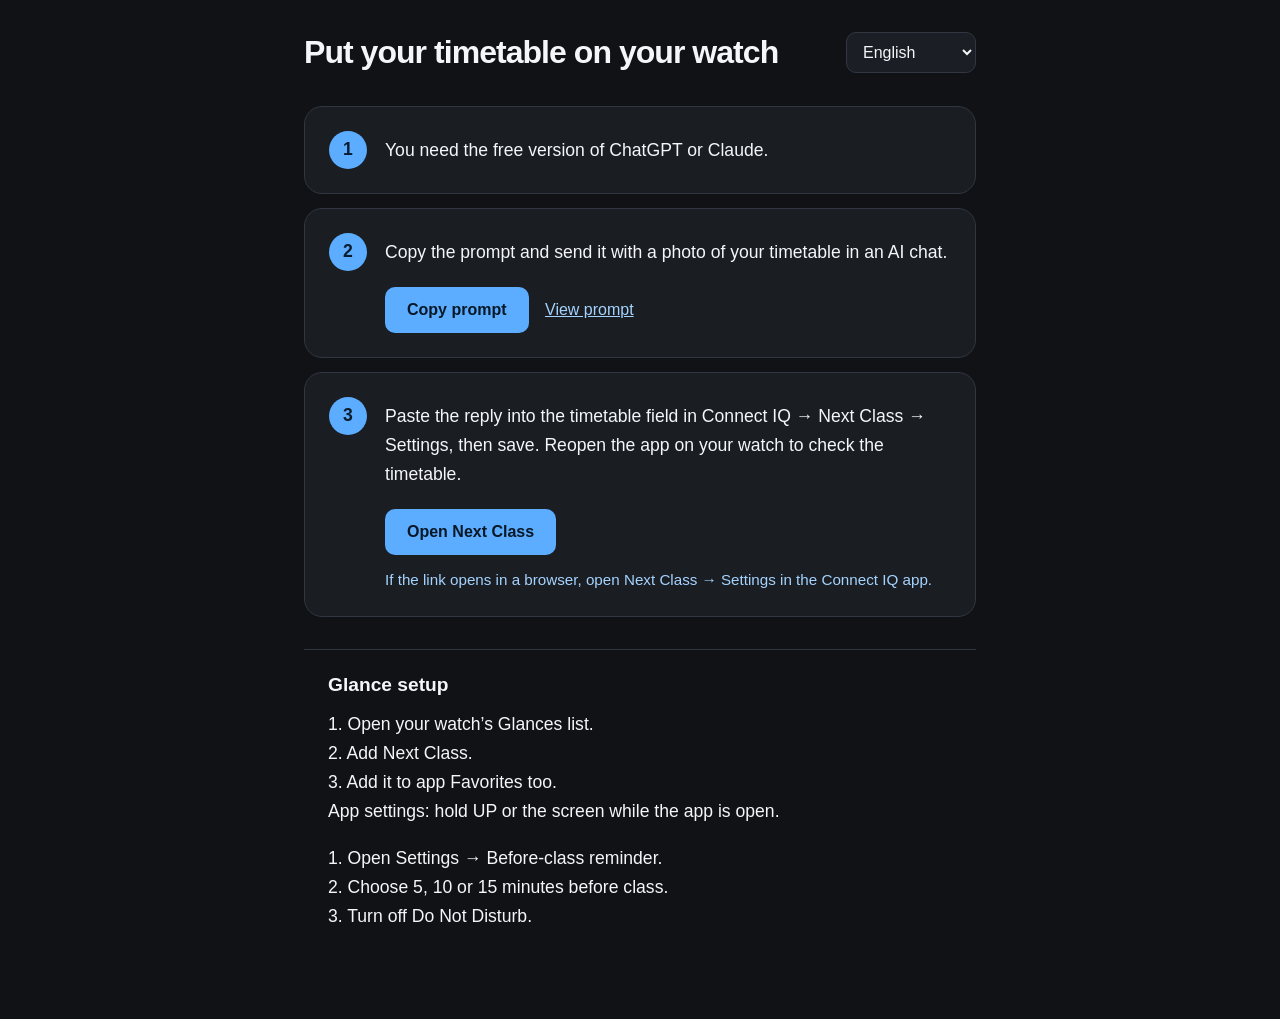
<file: docs/index.html>
<!doctype html>
<html lang="en">
<head>
  <meta charset="utf-8">
  <meta name="viewport" content="width=device-width,initial-scale=1">
  <meta name="theme-color" content="#101216">
  <title>Next Class</title>
  <link rel="stylesheet" href="style.css?v=1.4.1">
</head>
<body>
  <header>
    <h1 data-t="title">Put your timetable on your watch</h1>
    <select id="langSelect" aria-label="Language">
      <option value="ko">한국어</option>
      <option value="en" selected>English</option>
      <option value="zh">简体中文</option>
      <option value="ja">日本語</option>
      <option value="fr">Français</option>
      <option value="de">Deutsch</option>
      <option value="es">Español</option>
      <option value="it">Italiano</option>
      <option value="pl">Polski</option>
    </select>
  </header>

  <main>
    <section class="step">
      <span class="number" aria-hidden="true">1</span>
      <p data-t="step1">You need the free version of ChatGPT or Claude.</p>
    </section>
    <section class="step" id="prompt">
      <span class="number" aria-hidden="true">2</span>
      <div>
        <p data-t="step2">Copy the prompt and send it with a photo of your timetable in an AI chat.</p>
        <button id="copyPrompt" type="button" disabled data-t="copyPrompt">Copy prompt</button>
        <a id="promptLink" class="text-link" href="prompt-en.txt" data-t="viewPrompt">View prompt</a>
        <p id="status" class="status" role="status" aria-live="polite"></p>
        <textarea id="promptFallback" class="fallback" readonly hidden></textarea>
      </div>
    </section>
    <section class="step" id="input">
      <span class="number" aria-hidden="true">3</span>
      <div>
        <p data-t="step3">Paste the reply into the timetable field in Connect IQ → Next Class → Settings, then save. Reopen the app on your watch to check the timetable.</p>
        <a id="openInput" class="action-link" href="https://apps.garmin.com/apps/b2f3cdb0-20f3-409f-ab2b-ff912a7a72c5" data-t="openInput">Open Next Class</a>
        <p class="status" data-t="inputFallback">If the link opens in a browser, open Next Class → Settings in the Connect IQ app.</p>
      </div>
    </section>
    <section class="watch-help">
      <h2 data-t="watchTitle">Glance setup</h2>
      <p data-t="watchAccess">1. Open your watch’s Glances list.
2. Add Next Class.
3. Add it to app Favorites too.
App settings: hold UP or the screen while the app is open.</p>
      <p data-t="watchAlerts">1. Open Settings → Before-class reminder.
2. Choose 5, 10 or 15 minutes before class.
3. Turn off Do Not Disturb.</p>
    </section>
  </main>

  <script src="i18n.js?v=1.4.1"></script>
  <script src="app.js?v=1.4.1"></script>
</body>
</html>
</file>
<file: docs/style.css>
:root { color-scheme: dark; font-family: -apple-system, BlinkMacSystemFont, "Segoe UI", sans-serif; }
* { box-sizing: border-box; }
body { max-width: 720px; margin: 0 auto; padding: 32px 24px 64px; background: #101216; color: #f4f6f9; }
header { display: flex; align-items: center; justify-content: space-between; gap: 20px; margin-bottom: 32px; }
h1 { margin: 0; font-size: clamp(1.35rem, 4vw, 2rem); line-height: 1.3; letter-spacing: -.03em; }
select { flex: none; max-width: 130px; padding: 10px 32px 10px 12px; border: 1px solid #303743; border-radius: 10px; background: #1b1e24; color: inherit; font: inherit; }
main { display: grid; gap: 14px; }
.step { display: grid; grid-template-columns: 38px minmax(0, 1fr); align-items: start; gap: 18px; padding: 24px; border: 1px solid #303743; border-radius: 18px; background: #1a1d22; }
.number { display: grid; place-items: center; width: 38px; height: 38px; border-radius: 50%; background: #5cacff; color: #0a1d30; font-size: 1.1rem; font-weight: 800; }
p { margin: 5px 0 0; font-size: 1.1rem; line-height: 1.65; word-break: keep-all; }
button { margin-top: 20px; padding: 14px 22px; border: 0; border-radius: 10px; background: #5cacff; color: #071827; font: inherit; font-weight: 750; cursor: pointer; }
button:hover:not(:disabled) { background: #88c2ff; }
.action-link { display: inline-block; margin-top: 20px; padding: 14px 22px; border-radius: 10px; background: #5cacff; color: #071827; font-weight: 750; text-decoration: none; text-align: center; }
.action-link:hover { background: #88c2ff; }
.text-link { display: inline-block; margin: 16px 0 0 12px; color: #a5d3ff; }
a:focus-visible { outline: 3px solid #a5d3ff; outline-offset: 3px; }
button:disabled { opacity: .55; cursor: wait; }
button:focus-visible, select:focus-visible, textarea:focus-visible { outline: 3px solid #a5d3ff; outline-offset: 3px; }
.status:empty { display: none; }
.status { margin-top: 12px; color: #a5d3ff; font-size: .95rem; }
.fallback { display: block; width: 100%; min-height: 130px; margin-top: 12px; padding: 12px; border: 1px solid #627287; border-radius: 8px; background: #101216; color: inherit; font: .85rem/1.5 ui-monospace, monospace; }
[hidden] { display: none !important; }
@media (max-width: 560px) {
  body { padding: 24px 16px 40px; }
  header { align-items: start; margin-bottom: 24px; }
  .step { padding: 20px 16px; gap: 14px; grid-template-columns: 34px minmax(0, 1fr); }
  .number { width: 34px; height: 34px; }
  p { font-size: 1rem; }
  button, .action-link { width: 100%; }
}

.watch-help { padding: 24px; border-top: 1px solid #303743; margin-top: 18px; }
.watch-help h2 { font-size: 1.2rem; margin: 0 0 14px; }
.watch-help p + p { margin-top: 18px; }

.watch-help p { white-space: pre-line; }
</file>
